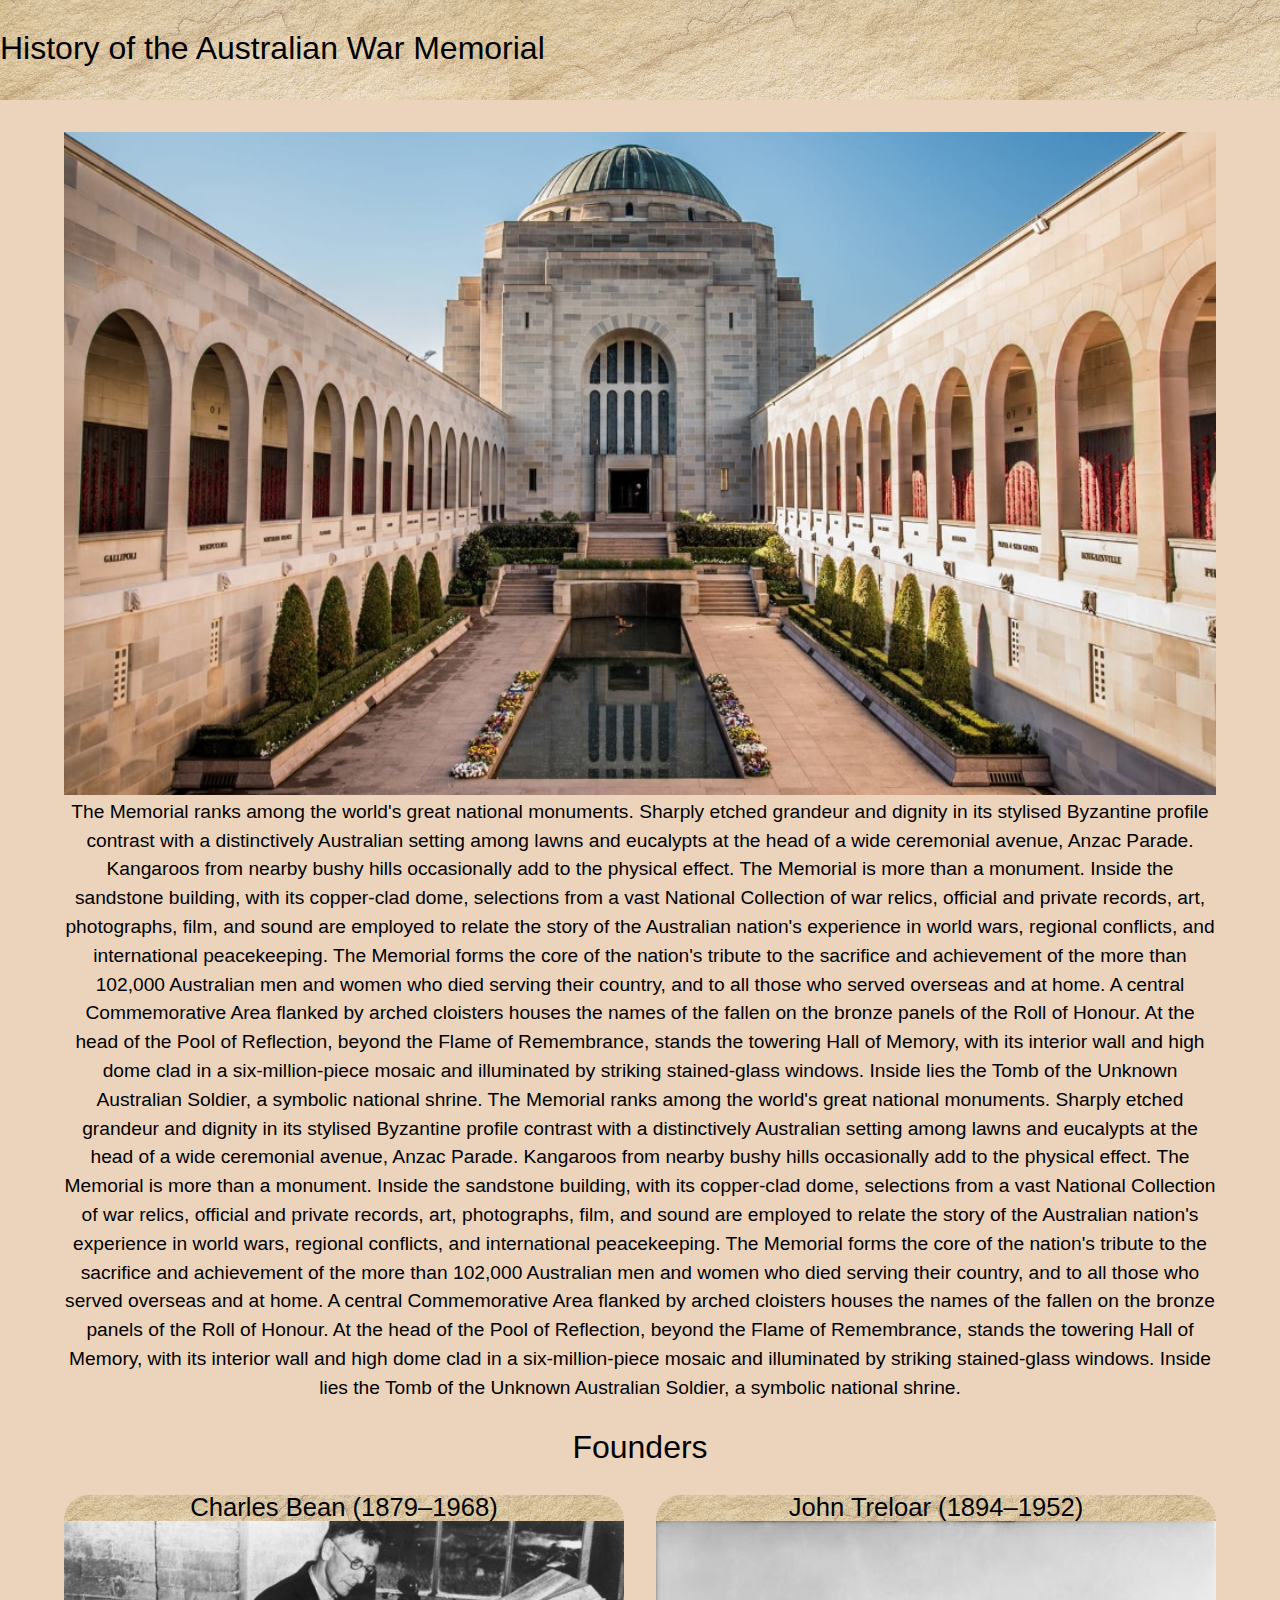
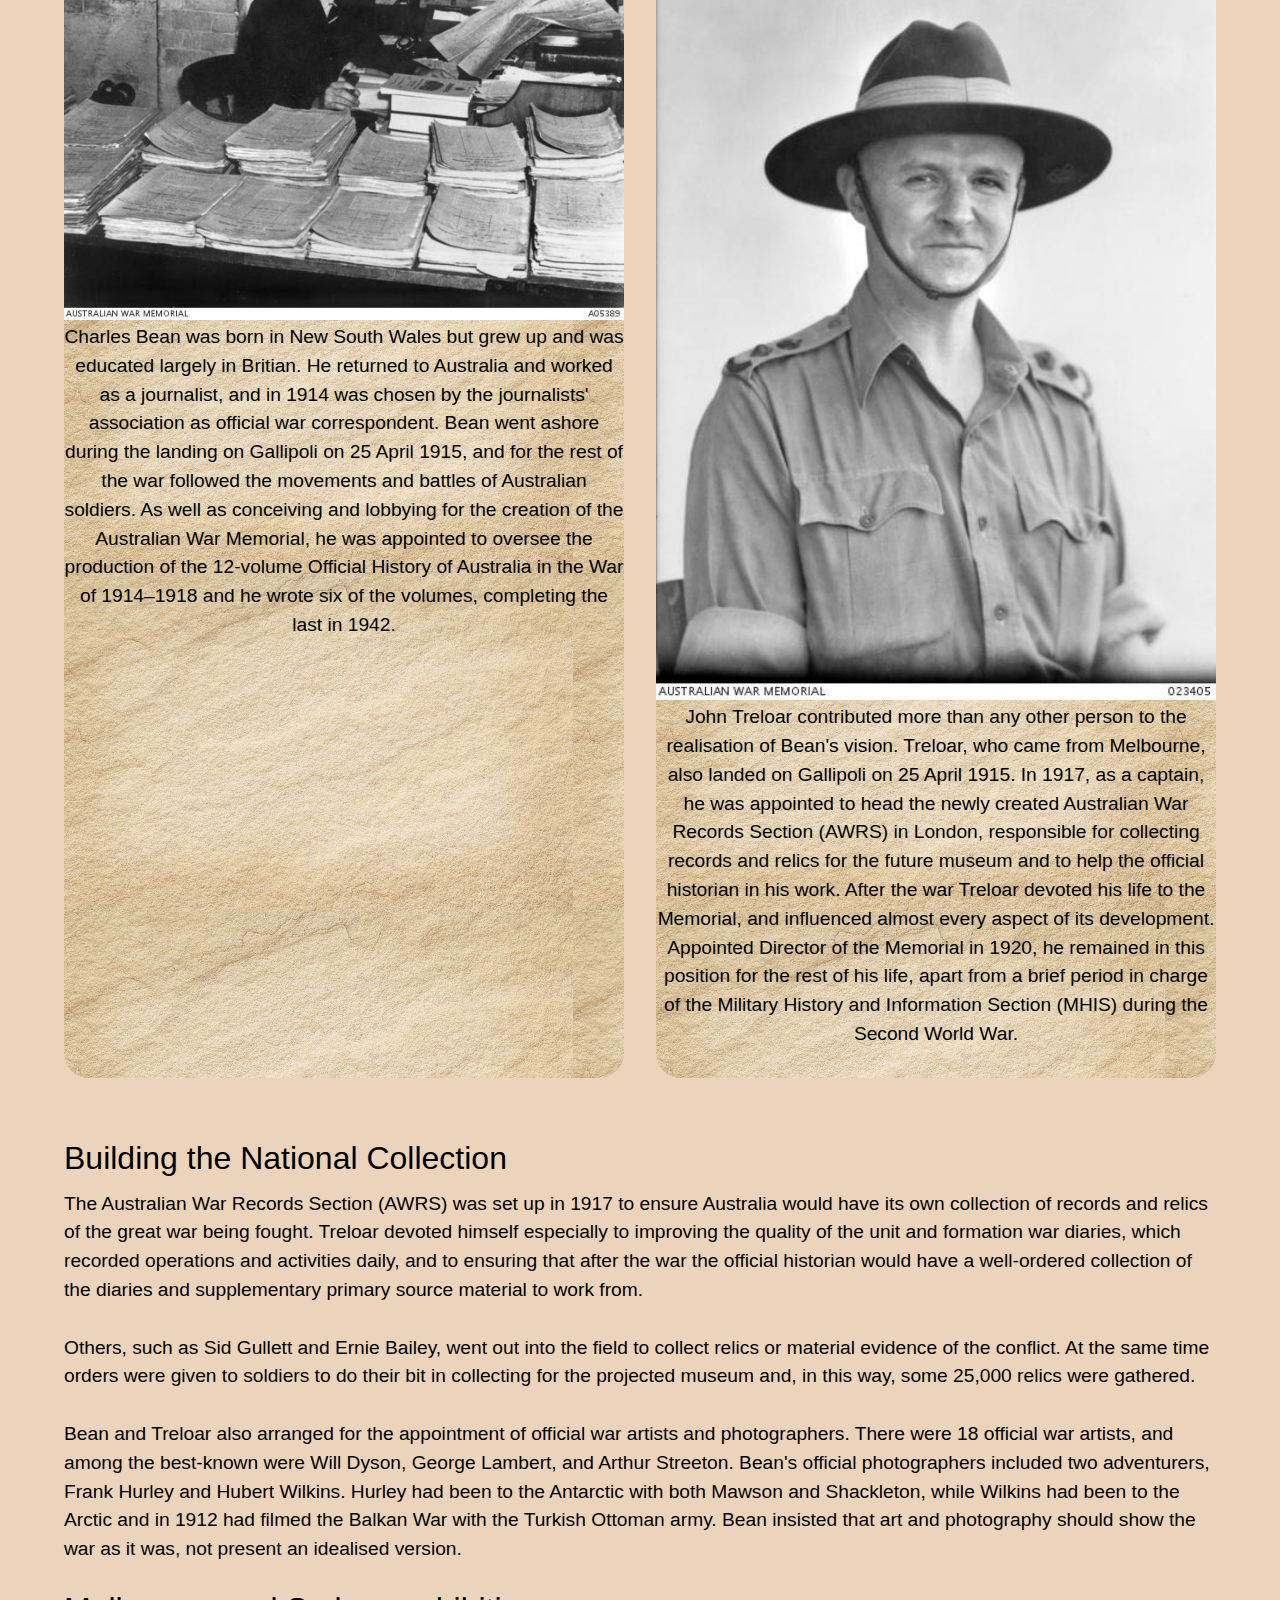
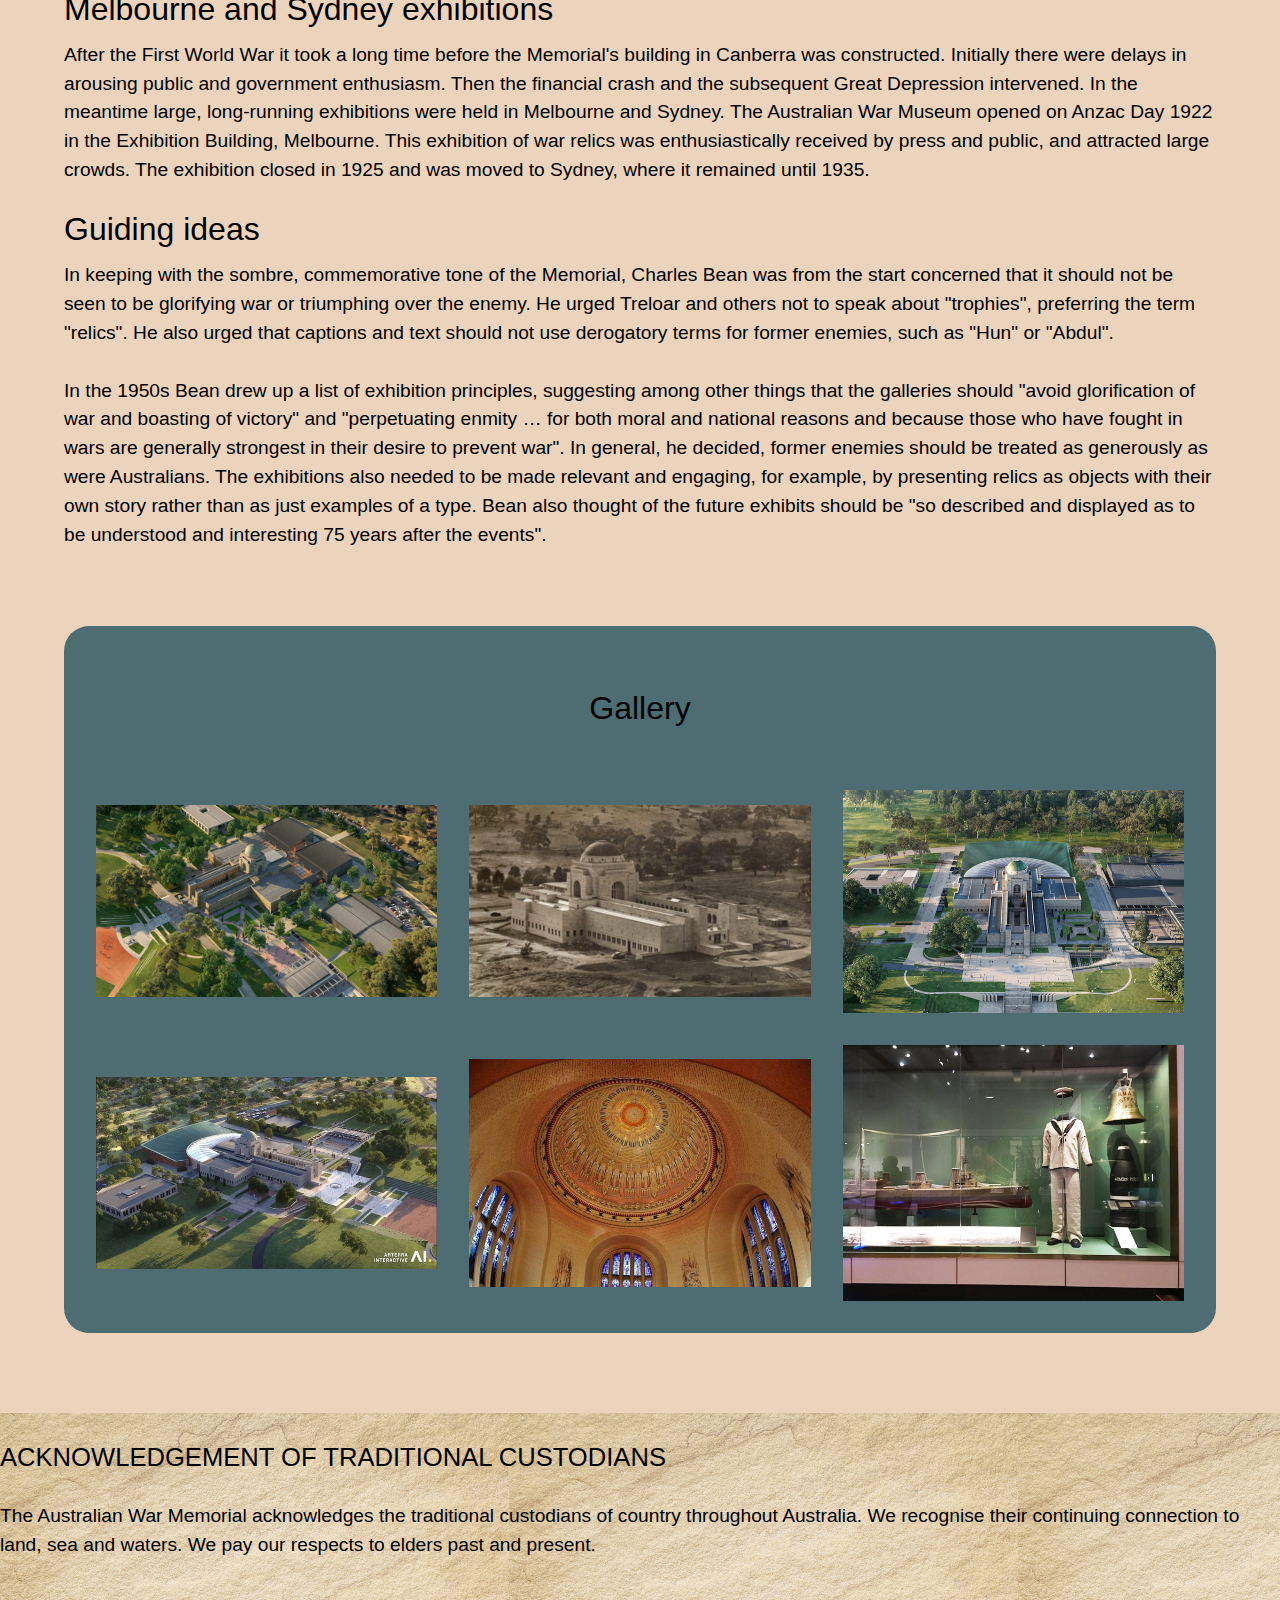
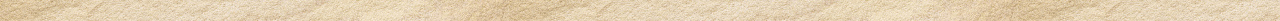
<file: final-website/index.html>
<!DOCTYPE html>
<html lang="en">

<head>

    <!-- load the head content from the head.html file -->
    <!-- This content is inserted into the base.html file -->

<meta charset="UTF-8">
<meta name="viewport" content="width=device-width, initial-scale=1.0">
<!-- load our reset stylesheet -->
<link rel="stylesheet" href="assets/css/reset.css">
<!-- load our main stylesheet -->
<link rel="stylesheet" href="assets/css/styles.css">
<link rel="preconnect" href="https://fonts.googleapis.com">
<link rel="preconnect" href="https://fonts.gstatic.com" crossorigin>
<link href="https://fonts.googleapis.com/css2?family=Roboto:wght@300&display=swap" rel="stylesheet">

<!-- you could add favicons etc here -->

    <!-- set the site title to be a variable, defined in the md file -->
    <title>History of the Australian War Memorial</title>
</head>

<body>
    <header>
        <div class="outer-wrapper">
            <h1>History of the Australian War Memorial</h1>
        </div>
    </header>
    <main>
        <div class="inner-wrapper">
            <!-- STOP! Don't add anything more to the base template -->
            <!-- the content here is loaded through the homepage template -->
            
            <div class="pagebanner">
    <img src="assets\images\frontpic.jpg" alt="Picture of the front of the War Memorial" width="1008" height="580">
    <p>The Memorial ranks among the world's great national monuments. Sharply etched grandeur and dignity in its stylised Byzantine profile contrast with a distinctively Australian setting among lawns and eucalypts at the head of a wide ceremonial avenue, Anzac Parade. Kangaroos from nearby bushy hills occasionally add to the physical effect.
The Memorial is more than a monument. Inside the sandstone building, with its copper-clad dome, selections from a vast National Collection of war relics, official and private records, art, photographs, film, and sound are employed to relate the story of the Australian nation's experience in world wars, regional conflicts, and international peacekeeping.
The Memorial forms the core of the nation's tribute to the sacrifice and achievement of the more than 102,000 Australian men and women who died serving their country, and to all those who served overseas and at home. A central Commemorative Area flanked by arched cloisters houses the names of the fallen on the bronze panels of the Roll of Honour. At the head of the Pool of Reflection, beyond the Flame of Remembrance, stands the towering Hall of Memory, with its interior wall and high dome clad in a six-million-piece mosaic and illuminated by striking stained-glass windows. Inside lies the Tomb of the Unknown Australian Soldier, a symbolic national shrine.
The Memorial ranks among the world's great national monuments. Sharply etched grandeur and dignity in its stylised Byzantine profile contrast with a distinctively Australian setting among lawns and eucalypts at the head of a wide ceremonial avenue, Anzac Parade. Kangaroos from nearby bushy hills occasionally add to the physical effect.
The Memorial is more than a monument. Inside the sandstone building, with its copper-clad dome, selections from a vast National Collection of war relics, official and private records, art, photographs, film, and sound are employed to relate the story of the Australian nation's experience in world wars, regional conflicts, and international peacekeeping.
The Memorial forms the core of the nation's tribute to the sacrifice and achievement of the more than 102,000 Australian men and women who died serving their country, and to all those who served overseas and at home. A central Commemorative Area flanked by arched cloisters houses the names of the fallen on the bronze panels of the Roll of Honour. At the head of the Pool of Reflection, beyond the Flame of Remembrance, stands the towering Hall of Memory, with its interior wall and high dome clad in a six-million-piece mosaic and illuminated by striking stained-glass windows. Inside lies the Tomb of the Unknown Australian Soldier, a symbolic national shrine.</p>
    <h1>Founders</h1>

</div>

<div class="founder1">
    <h2>Charles Bean (1879–1968)</h2>
    <div>
        <img src="assets\images\CharlesBean.jpg" alt="Charles Bean Image">
    </div>
    <p>Charles Bean was born in New South Wales but grew up and was educated largely in Britian. He returned to Australia and worked as a journalist, and in 1914 was chosen by the journalists' association as official war correspondent. Bean went ashore during the landing on Gallipoli on 25 April 1915, and for the rest of the war followed the movements and battles of Australian soldiers. As well as conceiving and lobbying for the creation of the Australian War Memorial, he was appointed to oversee the production of the 12-volume Official History of Australia in the War of 1914–1918 and he wrote six of the volumes, completing the last in 1942.</p>

</div>

<div class="founder2">
    <h2>John Treloar (1894–1952)</h2>
    <div>
        <img src="assets\images\JohnTreloar.jpg" alt="John Treloar Image">
    </div>
    <p>John Treloar contributed more than any other person to the realisation of Bean's vision. Treloar, who came from Melbourne, also landed on Gallipoli on 25 April 1915. In 1917, as a captain, he was appointed to head the newly created Australian War Records Section (AWRS) in London, responsible for collecting records and relics for the future museum and to help the official historian in his work. After the war Treloar devoted his life to the Memorial, and influenced almost every aspect of its development. Appointed Director of the Memorial in 1920, he remained in this position for the rest of his life, apart from a brief period in charge of the Military History and Information Section (MHIS) during the Second World War.</p>
</div>

<div class="main-content">
    <br>
<br>
<h1>Building the National Collection</h1>
<br>
<p>The Australian War Records Section (AWRS) was set up in 1917 to ensure Australia would have its own collection of records and relics of the great war being fought. Treloar devoted himself especially to improving the quality of the unit and formation war diaries, which recorded operations and activities daily, and to ensuring that after the war the official historian would have a well-ordered collection of the diaries and supplementary primary source material to work from.</p>
<p>Others, such as Sid Gullett and Ernie Bailey, went out into the field to collect relics or material evidence of the conflict. At the same time orders were given to soldiers to do their bit in collecting for the projected museum and, in this way, some 25,000 relics were gathered.</p>
<p>Bean and Treloar also arranged for the appointment of official war artists and photographers. There were 18 official war artists, and among the best-known were Will Dyson, George Lambert, and Arthur Streeton. Bean's official photographers included two adventurers, Frank Hurley and Hubert Wilkins. Hurley had been to the Antarctic with both Mawson and Shackleton, while Wilkins had been to the Arctic and in 1912 had filmed the Balkan War with the Turkish Ottoman army. Bean insisted that art and photography should show the war as it was, not present an idealised version.</p>
<h1>Melbourne and Sydney exhibitions</h1>
<br>
<p>After the First World War it took a long time before the Memorial's building in Canberra was constructed. Initially there were delays in arousing public and government enthusiasm. Then the financial crash and the subsequent Great Depression intervened. In the meantime large, long-running exhibitions were held in Melbourne and Sydney. The Australian War Museum opened on Anzac Day 1922 in the Exhibition Building, Melbourne. This exhibition of war relics was enthusiastically received by press and public, and attracted large crowds. The exhibition closed in 1925 and was moved to Sydney, where it remained until 1935.</p>
<h1>Guiding ideas</h1>
<br>
<p>In keeping with the sombre, commemorative tone of the Memorial, Charles Bean was from the start concerned that it should not be seen to be glorifying war or triumphing over the enemy. He urged Treloar and others not to speak about &quot;trophies&quot;, preferring the term &quot;relics&quot;. He also urged that captions and text should not use derogatory terms for former enemies, such as &quot;Hun&quot; or &quot;Abdul&quot;.</p>
<p>In the 1950s Bean drew up a list of exhibition principles, suggesting among other things that the galleries should &quot;avoid glorification of war and boasting of victory&quot; and &quot;perpetuating enmity … for both moral and national reasons and because those who have fought in wars are generally strongest in their desire to prevent war&quot;. In general, he decided, former enemies should be treated as generously as were Australians. The exhibitions also needed to be made relevant and engaging, for example, by presenting relics as objects with their own story rather than as just examples of a type. Bean also thought of the future exhibits should be &quot;so described and displayed as to be understood and interesting 75 years after the events&quot;.</p>

</div>


<div class="hero">
    <h1>Gallery</h1>
    <img src="assets\images\79862726ff1c1cbaf4941dbae4ba68f4.webp" alt="John Treloar Image" width="480" height="360">
    <img src="assets\images\a25c1045784a8827d14d9543812b197b8bc3287b-16x9-x0y62w640h360.jpg" alt="John Treloar Image" width="480" height="360">
    <img src="assets\images\AWM1-Whole-precinct1.jpg" alt="John Treloar Image" width="480" height="360">
    <img src="assets\images\maxresdefault.jpg" alt="John Treloar Image" width="480" height="360">
    <img src="assets\images\paiu2011_026_56-dome1.jpg" alt="John Treloar Image" width="480" height="360">
    <img src="assets\images\aus_warmemorial+-+3.jpg" alt="John Treloar Image" width="480" height="360">
</div>


            
        </div>
    </main>

    <!-- The content in this file is inserted into the base.html file -->
<footer>
    <div class="outer-wrapper">
        <h2>ACKNOWLEDGEMENT OF
            TRADITIONAL CUSTODIANS</h2>
            <br>
            <br>
        <p>The Australian War Memorial acknowledges the traditional custodians of country throughout Australia. We recognise their continuing connection to land, sea and waters. We pay our respects to elders past and present. </p>
    </div>
</footer>

</body>

</html>
</file>
<file: final-website/assets/css/styles.css>
body {
    font-family: 'Roboto', sans-serif;
    font-size: 16px;
    background-color: #ecd4bc;
    font-family: sans-serif;
    display: grid;
    grid-template-columns: repeat(12, 1fr);
    grid-auto-rows: minmax(100px, auto);
    grid-column-gap: 2rem;
    grid-row-gap: 2rem;
    grid-template-areas:
    "h h h h h h h h h h h h"
    "m m m m m m m m m m m m"
    "f f f f f f f f f f f f"
    
}


header{
    grid-area: h;
}
footer{ 
    grid-area: f;
}

main{
    grid-area: m;
}

h1 {
    font-size: 2em;
    /* shorthand for TOP RIGHT BOTTOM LEFT */
    /* margin: 1em 0 1.5em 0; */
}

h2 {
    font-size: 1.6em;
}

h3 {
    font-size: 1.4em;
}

p {
    font-size: 1.2em;
    line-height: 1.5em;
    margin-bottom: 1.5em;

}

.inner-wrapper {
    width: 90%;
    margin: 0 auto;
    display: grid;
    grid-template-columns: repeat(12, 1fr);
    grid-auto-rows: minmax(100px, auto);
    grid-column-gap: 2rem;
    grid-row-gap: 2rem;
    grid-template-areas:
    "pb pb pb pb pb pb pb pb pb pb pb pb"
    "f1 f1 f1 f1 f1 f1 f2 f2 f2 f2 f2 f2"
    "mc mc mc mc mc mc mc mc mc mc mc mc"
    "he he he he he he he he he he he he"
}

.pagebanner {
    grid-area: pb;
    text-align: center;
}

.pagebanner img {
    float: none;
    width: 100%;
    height: auto;
}




.founder1 {
    grid-area: f1;
    background-image: url(../images/background.jpg);
    text-align: center;
    border-radius: 25px;
}

.founder2 {
    grid-area: f2;
    background-image: url(../images/background.jpg);
    text-align: center;
    border-radius: 25px;
}

.founder1 img{
    width: 100%;
    height: 100%;
    object-fit:contain;
}
.founder2 img{
    width: 100%;
    height: 100%;
    object-fit:contain;
}

.main-content{
    grid-area: mc;
    
}


header,
footer {
    background-image: url(../images/background.jpg);
    padding: 2em 0;
}

.hero {
    border-radius: 25px;
    grid-area: he;
    text-align: center;
    background: #4d6d73;
    min-height: 5em;
    padding: 2em;
    margin: 1em 0;
    /* vertically align */
    display: flex;
    align-items: center;
    justify-content: center;
    place-items: center;
    display: grid;
    grid-template-columns: repeat(3, 1fr);
    grid-auto-rows: minmax(100px, auto);
    grid-column-gap: 2rem;
    grid-row-gap: 2rem;
}


.hero h1{
    grid-column-start: 1;
    grid-column-end: 4;
}

.hero img{
    max-width: 480px;
    width: 100% ;
    height: auto;
}

main {
    margin-bottom: 2em;
}

@media (max-width:48.313rem){
    .hero{
        grid-template-columns: repeat(2, 1fr);
        grid-auto-rows: minmax(100px, auto);
        grid-column-gap: 2rem;
        grid-row-gap: 2rem;
    }


    .hero h1{
        grid-column-start: 1;
        grid-column-end: 3;
    }


}
</file>
